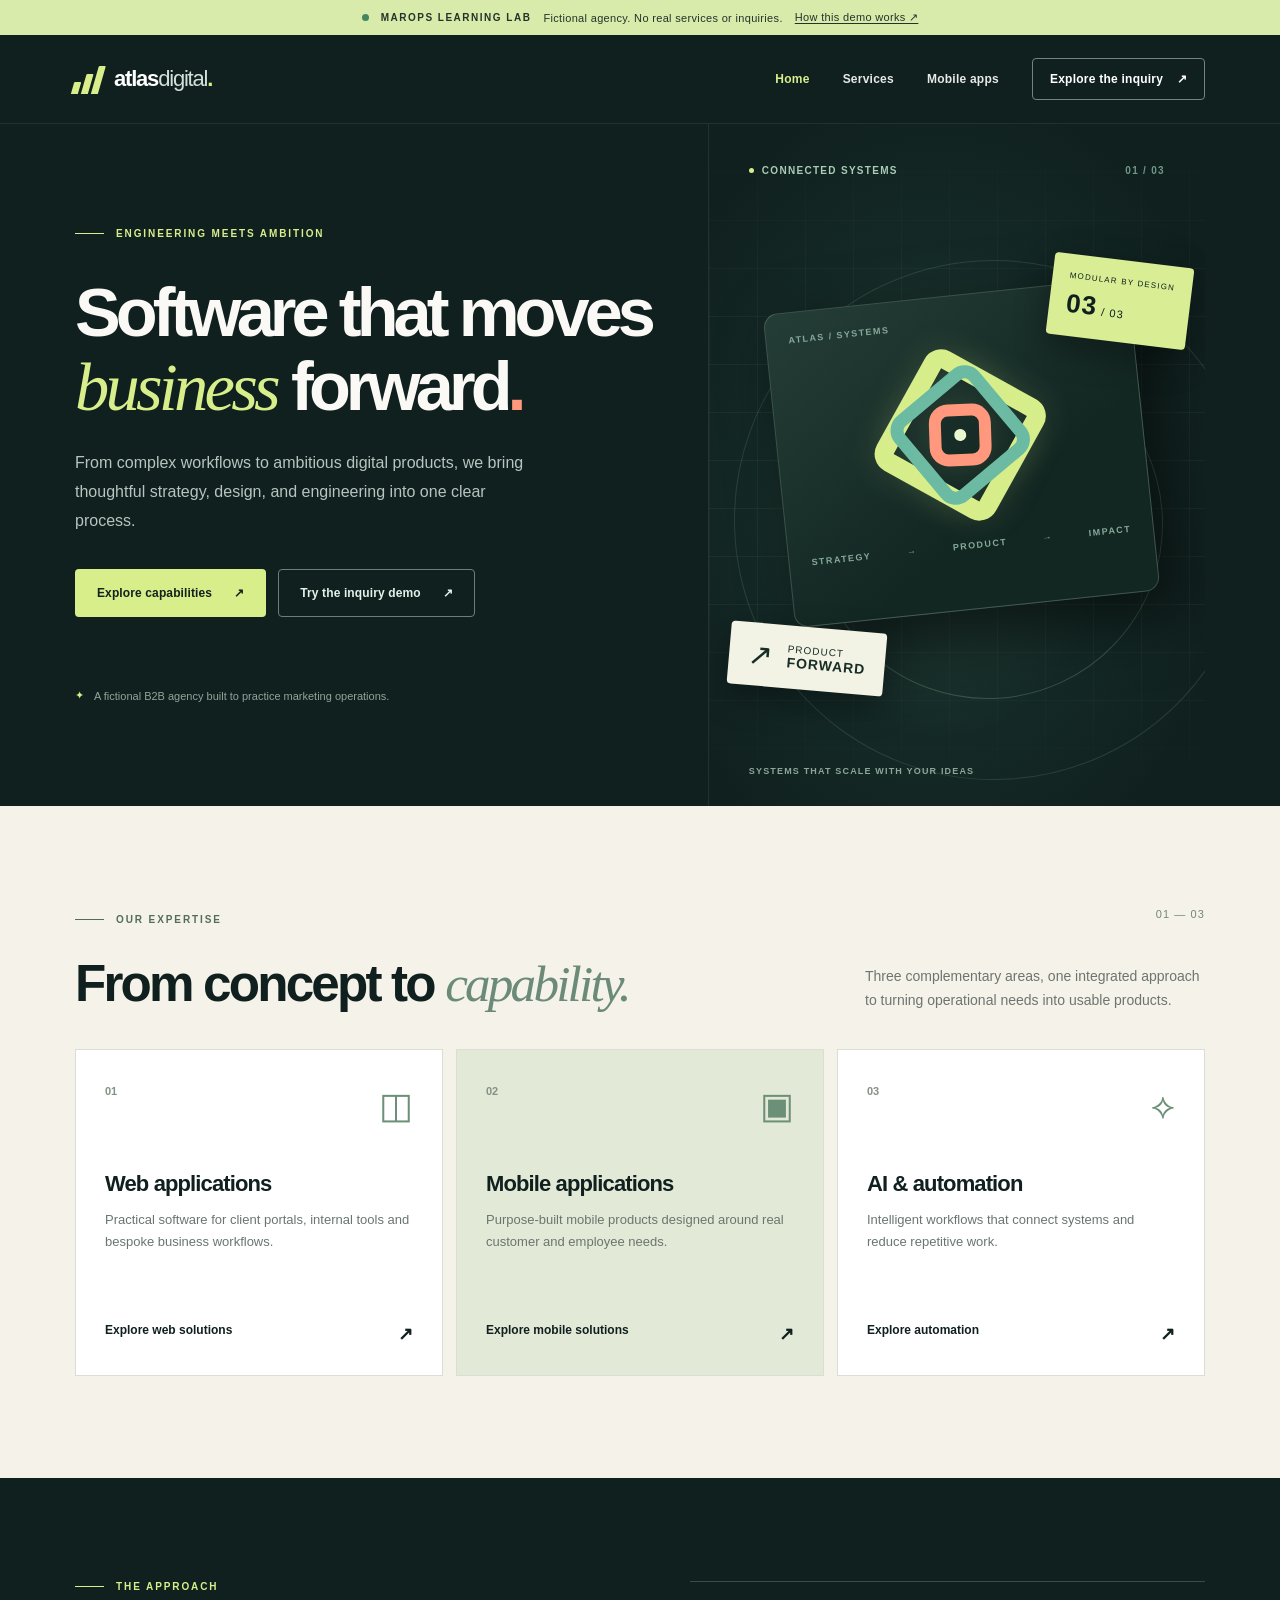
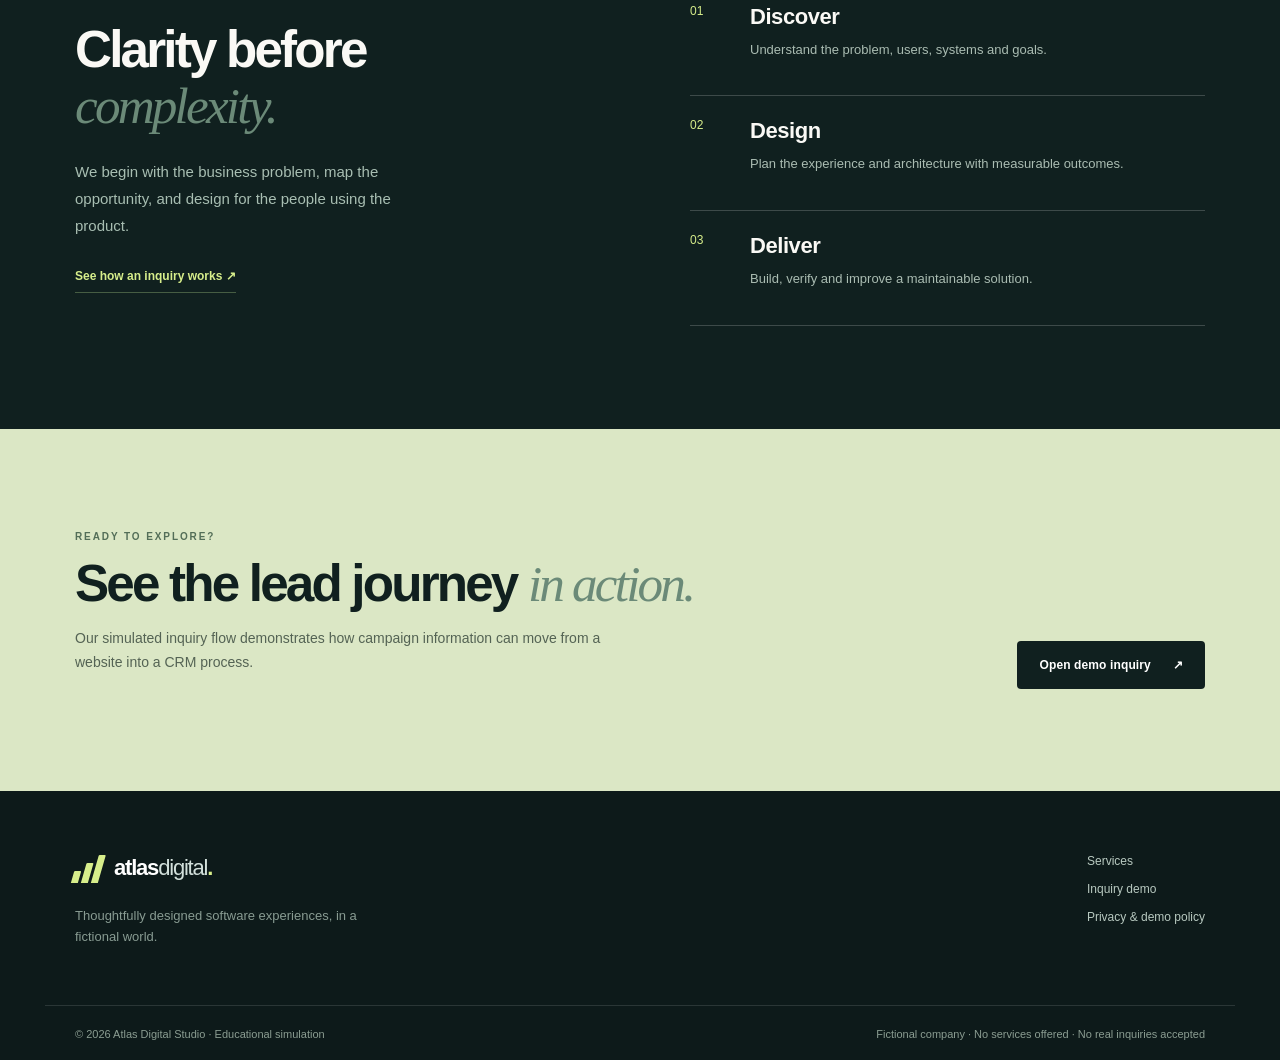
<file: public/index.html>
<!doctype html><html lang="en"><head><meta charset="utf-8"><meta name="viewport" content="width=device-width, initial-scale=1"><meta name="description" content="Atlas Digital Studio is a fictional B2B agency in a marketing operations learning project."><meta name="theme-color" content="#101c1c"><title>Software for businesses ready to build | Atlas Digital Studio — Demo</title><link rel="icon" type="image/svg+xml" href="assets/favicon.svg"><link rel="stylesheet" href="assets/styles.css"><script defer src="assets/site.js"></script></head><body><div class="demo-banner"><span class="demo-dot"></span><strong>MAROPS LEARNING LAB</strong><span>Fictional agency. No real services or inquiries.</span><a href="privacy.html">How this demo works <span aria-hidden="true">↗</span></a></div><header class="site-header"><div class="wrap nav-shell"><a class="brand" href="index.html" aria-label="Atlas Digital Studio home"><span class="brand-mark" aria-hidden="true"><span></span><span></span><span></span></span><span>atlas<span class="brand-light">digital</span><span class="brand-dot">.</span></span></a><button class="menu-toggle" aria-expanded="false" aria-label="Toggle navigation" aria-controls="site-nav"><span></span><span></span><span></span></button><nav class="site-nav" id="site-nav" aria-label="Main navigation"><a href="index.html" data-nav="home" aria-current="page">Home</a><a href="services.html" data-nav="services">Services</a><a href="mobile-app-development.html" data-nav="mobile">Mobile apps</a><a class="nav-cta" href="contact.html" data-nav="contact">Explore the inquiry <span aria-hidden="true">↗</span></a></nav></div></header><main><section class="hero"><div class="wrap hero-grid"><div class="hero-copy"><span class="eyebrow"><span class="line"></span> ENGINEERING MEETS AMBITION</span><h1>Software that moves <em>business</em> forward<span class="title-stop">.</span></h1><p class="hero-lede">From complex workflows to ambitious digital products, we bring thoughtful strategy, design, and engineering into one clear process.</p><div class="button-row"><a class="btn btn-primary" href="services.html">Explore capabilities <span aria-hidden="true">↗</span></a><a class="btn btn-outline" href="contact.html">Try the inquiry demo <span aria-hidden="true">↗</span></a></div><div class="hero-footnote"><span class="small-icon" aria-hidden="true">✦</span> A fictional B2B agency built to practice marketing operations.</div></div><div class="hero-visual" aria-label="Abstract illustration of interconnected workflow modules"><div class="orb orb-one"></div><div class="orb orb-two"></div><div class="visual-grid"></div><div class="system-label top-label"><span class="status-light"></span> CONNECTED SYSTEMS <span class="label-index">01 / 03</span></div><div class="visual-core"><div class="core-topline"><span>ATLAS / SYSTEMS</span><span>● ACTIVE</span></div><div class="core-shape"><i></i><i></i><i></i><i></i></div><div class="core-bottomline"><span>STRATEGY</span><span>→</span><span>PRODUCT</span><span>→</span><span>IMPACT</span></div></div><div class="mini-card mini-card-left"><span class="mini-card-icon">↗</span><span>PRODUCT<br><b>FORWARD</b></span></div><div class="mini-card mini-card-right"><span>MODULAR BY DESIGN</span><strong>03<span> / 03</span></strong></div><div class="visual-bottom">SYSTEMS THAT SCALE WITH YOUR IDEAS</div></div></div></section>
<section class="section section-light"><div class="wrap"><div class="section-top"><span class="eyebrow dark"><span class="line"></span> OUR EXPERTISE</span><p>01 — 03</p></div><div class="section-heading"><h2>From concept to <em>capability.</em></h2><p>Three complementary areas, one integrated approach to turning operational needs into usable products.</p></div><div class="service-grid"><article class="service-card"><div class="service-card-head"><span>01</span><span class="service-icon">◫</span></div><h3>Web applications</h3><p>Practical software for client portals, internal tools and bespoke business workflows.</p><a href="services.html#web">Explore web solutions <span>↗</span></a></article><article class="service-card featured"><div class="service-card-head"><span>02</span><span class="service-icon">▣</span></div><h3>Mobile applications</h3><p>Purpose-built mobile products designed around real customer and employee needs.</p><a href="mobile-app-development.html">Explore mobile solutions <span>↗</span></a></article><article class="service-card"><div class="service-card-head"><span>03</span><span class="service-icon">⟡</span></div><h3>AI & automation</h3><p>Intelligent workflows that connect systems and reduce repetitive work.</p><a href="services.html#ai">Explore automation <span>↗</span></a></article></div></div></section>
<section class="section approach-section"><div class="wrap approach-grid"><div><span class="eyebrow"><span class="line"></span> THE APPROACH</span><h2>Clarity before<br><em>complexity.</em></h2><p>We begin with the business problem, map the opportunity, and design for the people using the product.</p><a class="inline-link" href="contact.html">See how an inquiry works <span>↗</span></a></div><div class="steps"><div><span>01</span><div><h3>Discover</h3><p>Understand the problem, users, systems and goals.</p></div></div><div><span>02</span><div><h3>Design</h3><p>Plan the experience and architecture with measurable outcomes.</p></div></div><div><span>03</span><div><h3>Deliver</h3><p>Build, verify and improve a maintainable solution.</p></div></div></div></div></section>
<section class="section cta-strip"><div class="wrap cta-grid"><div><span class="eyebrow dark">READY TO EXPLORE?</span><h2>See the lead journey <em>in action.</em></h2><p>Our simulated inquiry flow demonstrates how campaign information can move from a website into a CRM process.</p></div><a class="btn btn-dark" href="contact.html">Open demo inquiry <span>↗</span></a></div></section></main><footer class="site-footer"><div class="wrap footer-top"><div><a class="brand footer-brand" href="index.html"><span class="brand-mark" aria-hidden="true"><span></span><span></span><span></span></span><span>atlas<span class="brand-light">digital</span><span class="brand-dot">.</span></span></a><p>Thoughtfully designed software experiences, in a fictional world.</p></div><div class="footer-links"><a href="services.html">Services</a><a href="contact.html">Inquiry demo</a><a href="privacy.html">Privacy & demo policy</a></div></div><div class="wrap footer-bottom"><span>© 2026 Atlas Digital Studio · Educational simulation</span><span>Fictional company · No services offered · No real inquiries accepted</span></div></footer></body></html>
</file>
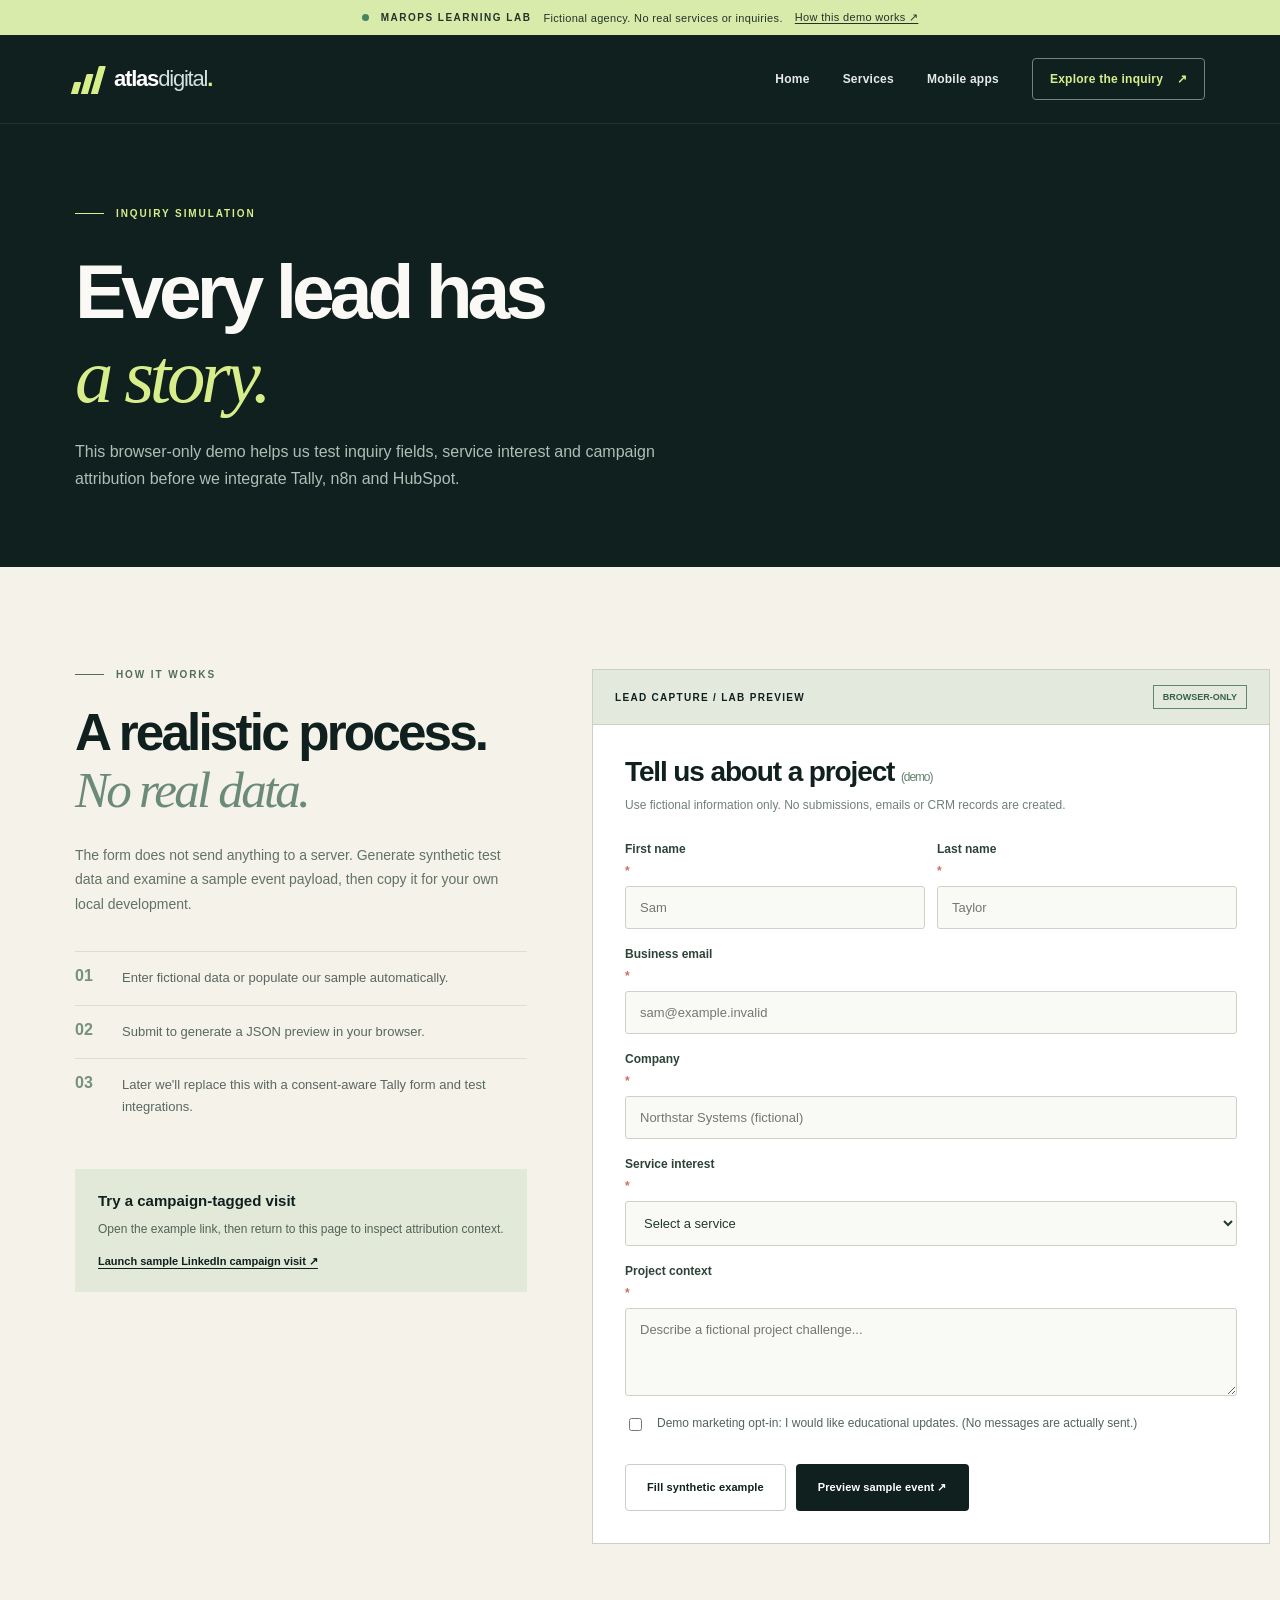
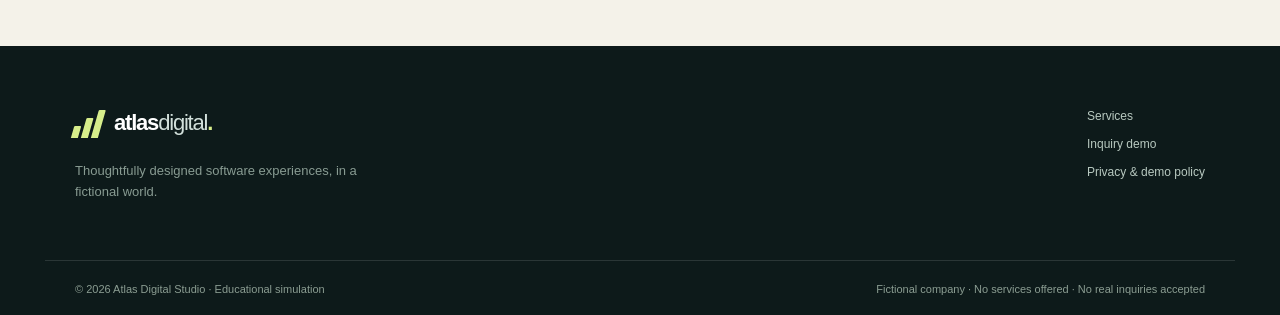
<file: public/contact.html>
<!doctype html><html lang="en"><head><meta charset="utf-8"><meta name="viewport" content="width=device-width, initial-scale=1"><meta name="description" content="A browser-only fictional lead capture simulation for the Atlas Digital Studio MarOps Lab."><meta name="theme-color" content="#101c1c"><title>Inquiry demo | Atlas Digital Studio — Demo</title><link rel="icon" type="image/svg+xml" href="assets/favicon.svg"><link rel="stylesheet" href="assets/styles.css"><script defer src="assets/site.js"></script></head><body><div class="demo-banner"><span class="demo-dot"></span><strong>MAROPS LEARNING LAB</strong><span>Fictional agency. No real services or inquiries.</span><a href="privacy.html">How this demo works <span aria-hidden="true">↗</span></a></div><header class="site-header"><div class="wrap nav-shell"><a class="brand" href="index.html" aria-label="Atlas Digital Studio home"><span class="brand-mark" aria-hidden="true"><span></span><span></span><span></span></span><span>atlas<span class="brand-light">digital</span><span class="brand-dot">.</span></span></a><button class="menu-toggle" aria-expanded="false" aria-label="Toggle navigation" aria-controls="site-nav"><span></span><span></span><span></span></button><nav class="site-nav" id="site-nav" aria-label="Main navigation"><a href="index.html" data-nav="home">Home</a><a href="services.html" data-nav="services">Services</a><a href="mobile-app-development.html" data-nav="mobile">Mobile apps</a><a class="nav-cta" href="contact.html" data-nav="contact" aria-current="page">Explore the inquiry <span aria-hidden="true">↗</span></a></nav></div></header><main><section class="page-hero contact-hero"><div class="wrap"><span class="eyebrow"><span class="line"></span> INQUIRY SIMULATION</span><h1>Every lead has<br><em>a story.</em></h1><p>This browser-only demo helps us test inquiry fields, service interest and campaign attribution before we integrate Tally, n8n and HubSpot.</p></div></section><section class="section section-light contact-section"><div class="wrap contact-grid"><div class="contact-aside"><span class="eyebrow dark"><span class="line"></span> HOW IT WORKS</span><h2>A realistic process.<br><em>No real data.</em></h2><p>The form does not send anything to a server. Generate synthetic test data and examine a sample event payload, then copy it for your own local development.</p><div class="info-stack"><div><span>01</span><p>Enter fictional data or populate our sample automatically.</p></div><div><span>02</span><p>Submit to generate a JSON preview in your browser.</p></div><div><span>03</span><p>Later we'll replace this with a consent-aware Tally form and test integrations.</p></div></div><div class="test-link"><h3>Try a campaign-tagged visit</h3><p>Open the example link, then return to this page to inspect attribution context.</p><a href="mobile-app-development.html?utm_source=linkedin&utm_medium=social&utm_campaign=mobile_apps_demo">Launch sample LinkedIn campaign visit ↗</a></div></div><div class="form-shell"><div class="form-header"><span class="form-header-kicker">LEAD CAPTURE / LAB PREVIEW</span><span class="badge-live">BROWSER-ONLY</span></div><div class="form-panel"><h2>Tell us about a project <span>(demo)</span></h2><p class="form-explain">Use fictional information only. No submissions, emails or CRM records are created.</p><form id="demo-form"><div class="form-row"><label>First name <span>*</span><input required autocomplete="off" name="first_name" maxlength="80" placeholder="Sam"></label><label>Last name <span>*</span><input required autocomplete="off" name="last_name" maxlength="80" placeholder="Taylor"></label></div><label>Business email <span>*</span><input type="email" required autocomplete="off" name="email" placeholder="sam@example.invalid"></label><label>Company <span>*</span><input required autocomplete="off" name="company" maxlength="120" placeholder="Northstar Systems (fictional)"></label><label>Service interest <span>*</span><select required name="service_interest"><option value="">Select a service</option><option value="web">Custom web applications</option><option value="mobile">Mobile applications</option><option value="ai">AI & business automation</option></select></label><label>Project context <span>*</span><textarea required name="inquiry_message" rows="4" maxlength="1500" placeholder="Describe a fictional project challenge..."></textarea></label><label class="consent-label"><input type="checkbox" name="marketing_opt_in"><span>Demo marketing opt-in: I would like educational updates. (No messages are actually sent.)</span></label><div class="form-actions"><button type="button" class="btn btn-outline-light" id="fill-sample">Fill synthetic example</button><button class="btn btn-dark" type="submit">Preview sample event ↗</button></div></form><div class="event-preview" id="event-preview" hidden aria-live="polite"><div class="preview-head"><h3>Sample payload</h3><span>Not transmitted</span></div><pre id="payload-output" tabindex="0"></pre><button class="btn btn-small btn-outline-light" type="button" id="copy-payload">Copy JSON</button><span class="copy-status" id="copy-status" role="status"></span></div></div></div></div></section></main><footer class="site-footer"><div class="wrap footer-top"><div><a class="brand footer-brand" href="index.html"><span class="brand-mark" aria-hidden="true"><span></span><span></span><span></span></span><span>atlas<span class="brand-light">digital</span><span class="brand-dot">.</span></span></a><p>Thoughtfully designed software experiences, in a fictional world.</p></div><div class="footer-links"><a href="services.html">Services</a><a href="contact.html">Inquiry demo</a><a href="privacy.html">Privacy & demo policy</a></div></div><div class="wrap footer-bottom"><span>© 2026 Atlas Digital Studio · Educational simulation</span><span>Fictional company · No services offered · No real inquiries accepted</span></div></footer></body></html>
</file>
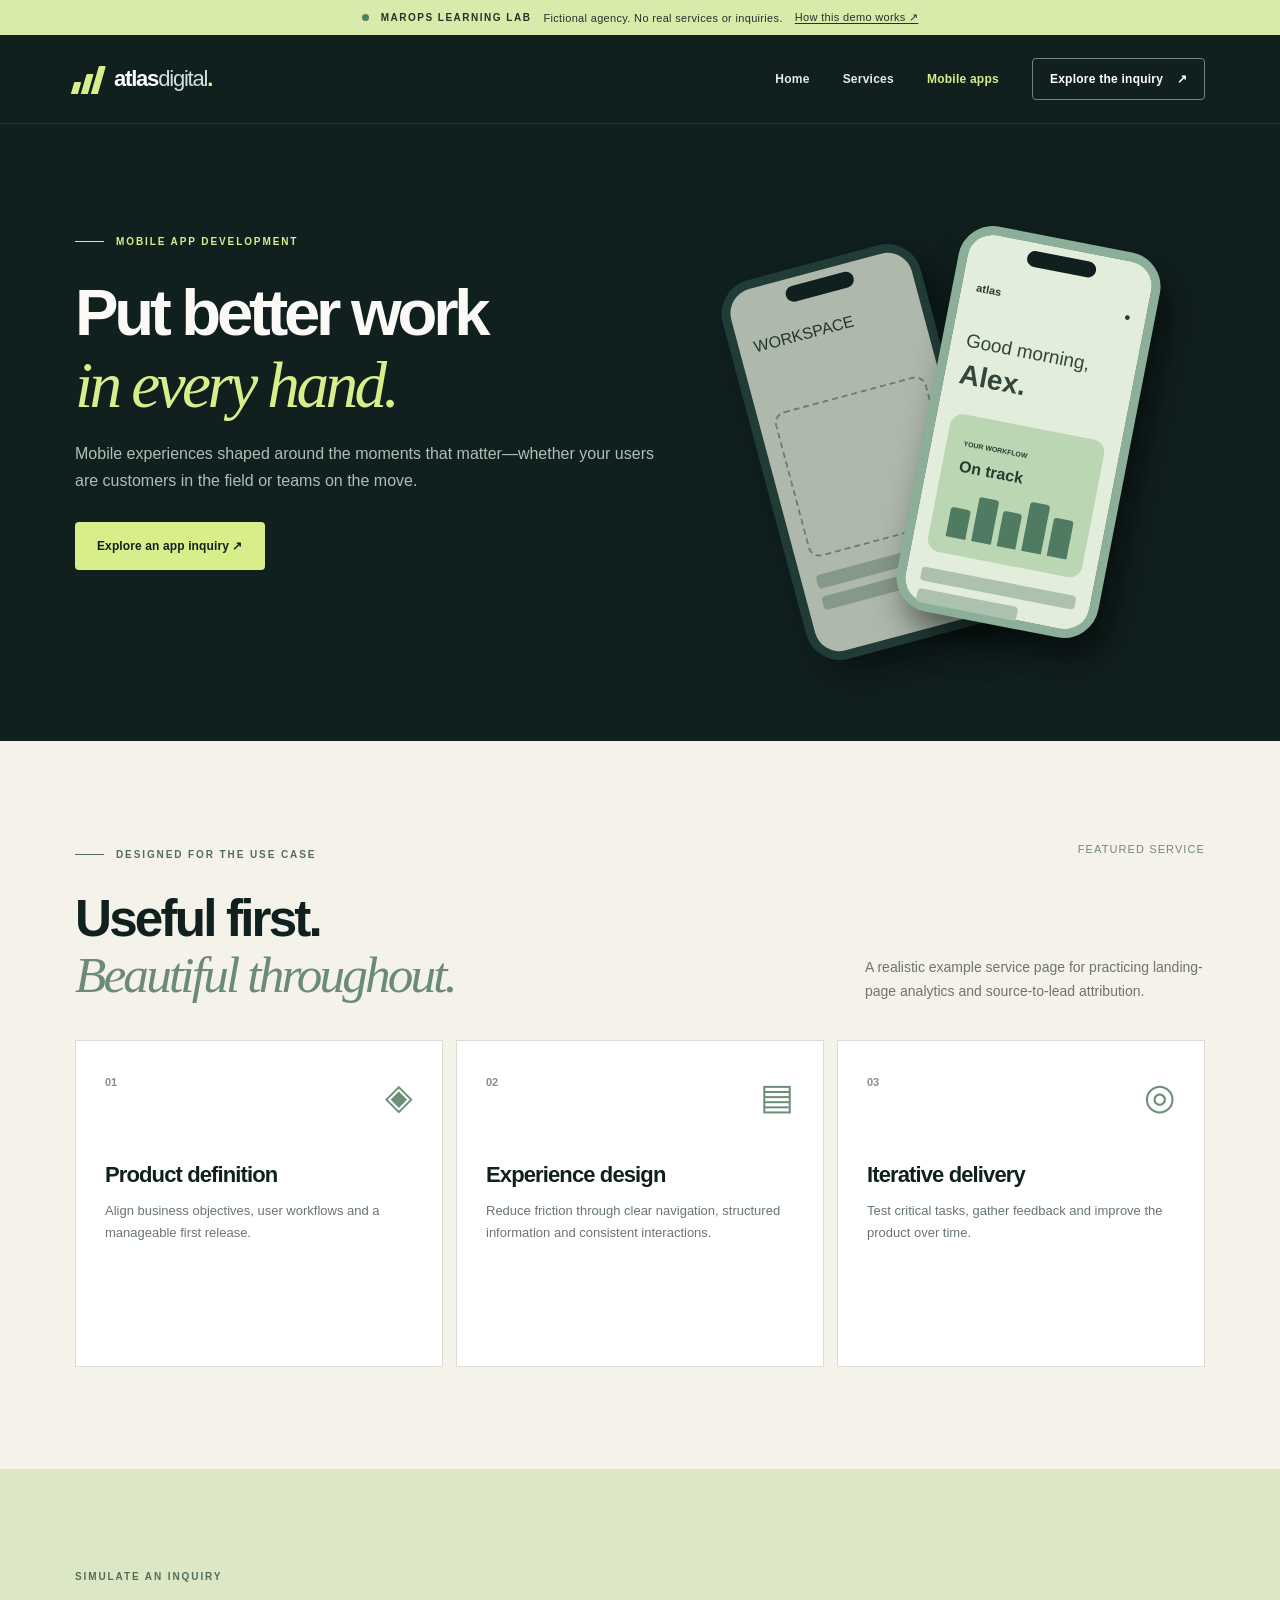
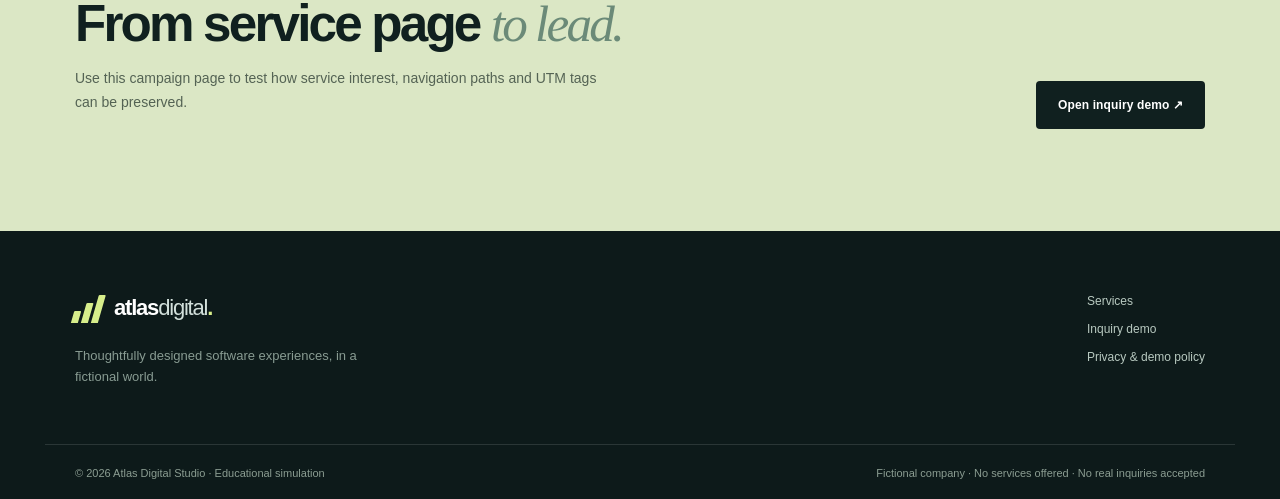
<file: public/mobile-app-development.html>
<!doctype html><html lang="en"><head><meta charset="utf-8"><meta name="viewport" content="width=device-width, initial-scale=1"><meta name="description" content="Explore a mobile app service landing page for learning lead attribution in the Atlas Digital Studio demo."><meta name="theme-color" content="#101c1c"><title>Mobile app development | Atlas Digital Studio — Demo</title><link rel="icon" type="image/svg+xml" href="assets/favicon.svg"><link rel="stylesheet" href="assets/styles.css"><script defer src="assets/site.js"></script></head><body><div class="demo-banner"><span class="demo-dot"></span><strong>MAROPS LEARNING LAB</strong><span>Fictional agency. No real services or inquiries.</span><a href="privacy.html">How this demo works <span aria-hidden="true">↗</span></a></div><header class="site-header"><div class="wrap nav-shell"><a class="brand" href="index.html" aria-label="Atlas Digital Studio home"><span class="brand-mark" aria-hidden="true"><span></span><span></span><span></span></span><span>atlas<span class="brand-light">digital</span><span class="brand-dot">.</span></span></a><button class="menu-toggle" aria-expanded="false" aria-label="Toggle navigation" aria-controls="site-nav"><span></span><span></span><span></span></button><nav class="site-nav" id="site-nav" aria-label="Main navigation"><a href="index.html" data-nav="home">Home</a><a href="services.html" data-nav="services">Services</a><a href="mobile-app-development.html" data-nav="mobile" aria-current="page">Mobile apps</a><a class="nav-cta" href="contact.html" data-nav="contact">Explore the inquiry <span aria-hidden="true">↗</span></a></nav></div></header><main><section class="page-hero mobile-hero"><div class="wrap mobile-grid"><div><span class="eyebrow"><span class="line"></span> MOBILE APP DEVELOPMENT</span><h1>Put better work<br><em>in every hand.</em></h1><p>Mobile experiences shaped around the moments that matter—whether your users are customers in the field or teams on the move.</p><a class="btn btn-primary" href="contact.html?service=mobile">Explore an app inquiry ↗</a></div><div class="phone-scene" aria-label="Abstract mobile product preview"><div class="phone phone-back"><div class="phone-notch"></div><div class="phone-screen"><span>WORKSPACE</span><div class="screen-chart"></div><div class="screen-row"></div><div class="screen-row short"></div></div></div><div class="phone phone-front"><div class="phone-notch"></div><div class="phone-screen"><div class="screen-top"><span>atlas</span><span>●</span></div><p>Good morning,<br><strong>Alex.</strong></p><div class="screen-panel"><span>YOUR WORKFLOW</span><strong>On track</strong><div class="panel-bars"><i></i><i></i><i></i><i></i><i></i></div></div><div class="screen-row"></div><div class="screen-row short"></div></div></div></div></div></section><section class="section section-light"><div class="wrap"><div class="section-top"><span class="eyebrow dark"><span class="line"></span> DESIGNED FOR THE USE CASE</span><p>FEATURED SERVICE</p></div><div class="section-heading"><h2>Useful first.<br><em>Beautiful throughout.</em></h2><p>A realistic example service page for practicing landing-page analytics and source-to-lead attribution.</p></div><div class="service-grid"><article class="service-card"><div class="service-card-head"><span>01</span><span class="service-icon">◈</span></div><h3>Product definition</h3><p>Align business objectives, user workflows and a manageable first release.</p></article><article class="service-card"><div class="service-card-head"><span>02</span><span class="service-icon">▤</span></div><h3>Experience design</h3><p>Reduce friction through clear navigation, structured information and consistent interactions.</p></article><article class="service-card"><div class="service-card-head"><span>03</span><span class="service-icon">◎</span></div><h3>Iterative delivery</h3><p>Test critical tasks, gather feedback and improve the product over time.</p></article></div></div></section><section class="section cta-strip"><div class="wrap cta-grid"><div><span class="eyebrow dark">SIMULATE AN INQUIRY</span><h2>From service page <em>to lead.</em></h2><p>Use this campaign page to test how service interest, navigation paths and UTM tags can be preserved.</p></div><a class="btn btn-dark" href="contact.html?service=mobile">Open inquiry demo ↗</a></div></section></main><footer class="site-footer"><div class="wrap footer-top"><div><a class="brand footer-brand" href="index.html"><span class="brand-mark" aria-hidden="true"><span></span><span></span><span></span></span><span>atlas<span class="brand-light">digital</span><span class="brand-dot">.</span></span></a><p>Thoughtfully designed software experiences, in a fictional world.</p></div><div class="footer-links"><a href="services.html">Services</a><a href="contact.html">Inquiry demo</a><a href="privacy.html">Privacy & demo policy</a></div></div><div class="wrap footer-bottom"><span>© 2026 Atlas Digital Studio · Educational simulation</span><span>Fictional company · No services offered · No real inquiries accepted</span></div></footer></body></html>
</file>
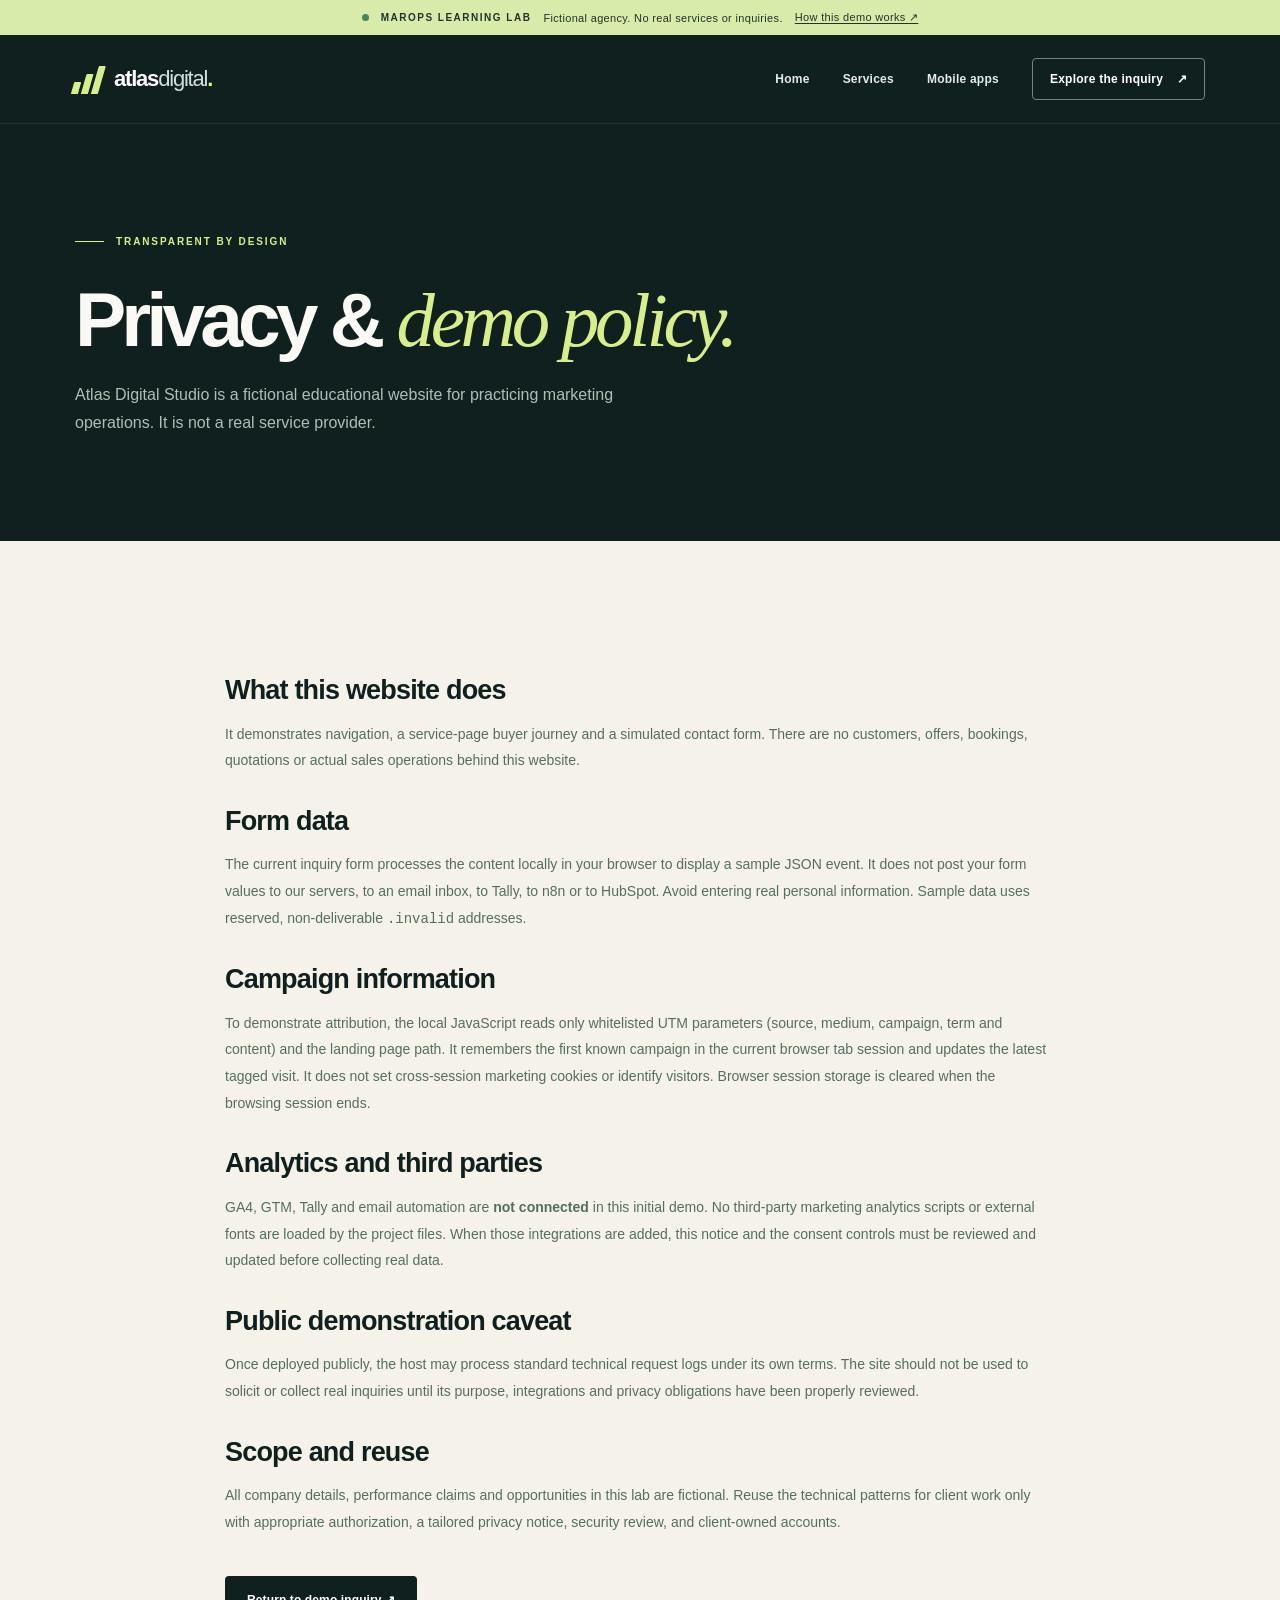
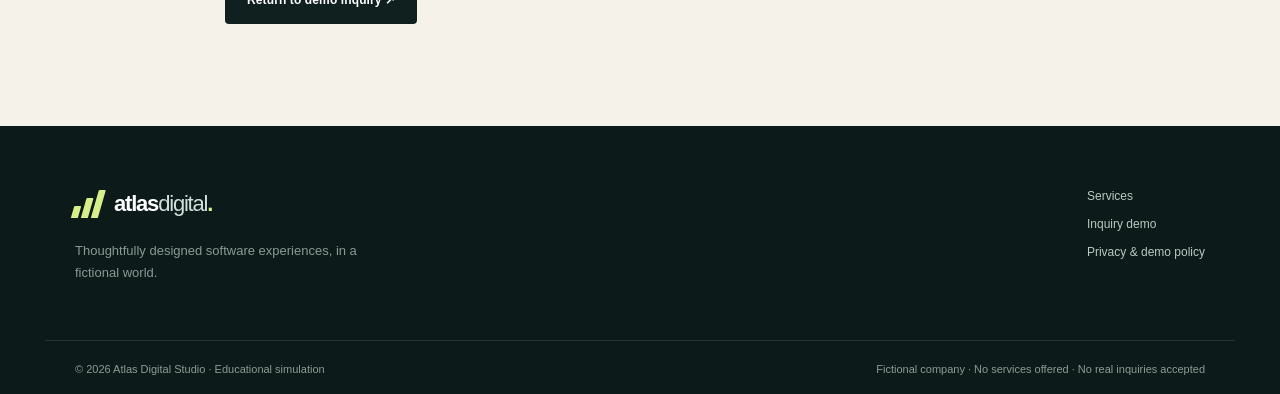
<file: public/privacy.html>
<!doctype html><html lang="en"><head><meta charset="utf-8"><meta name="viewport" content="width=device-width, initial-scale=1"><meta name="description" content="Atlas Digital Studio is a fictional marketing operations learning lab. Learn what this browser-only demo does with data."><meta name="theme-color" content="#101c1c"><title>Privacy and demo policy | Atlas Digital Studio — Demo</title><link rel="icon" type="image/svg+xml" href="assets/favicon.svg"><link rel="stylesheet" href="assets/styles.css"><script defer src="assets/site.js"></script></head><body><div class="demo-banner"><span class="demo-dot"></span><strong>MAROPS LEARNING LAB</strong><span>Fictional agency. No real services or inquiries.</span><a href="privacy.html">How this demo works <span aria-hidden="true">↗</span></a></div><header class="site-header"><div class="wrap nav-shell"><a class="brand" href="index.html" aria-label="Atlas Digital Studio home"><span class="brand-mark" aria-hidden="true"><span></span><span></span><span></span></span><span>atlas<span class="brand-light">digital</span><span class="brand-dot">.</span></span></a><button class="menu-toggle" aria-expanded="false" aria-label="Toggle navigation" aria-controls="site-nav"><span></span><span></span><span></span></button><nav class="site-nav" id="site-nav" aria-label="Main navigation"><a href="index.html" data-nav="home">Home</a><a href="services.html" data-nav="services">Services</a><a href="mobile-app-development.html" data-nav="mobile">Mobile apps</a><a class="nav-cta" href="contact.html" data-nav="contact">Explore the inquiry <span aria-hidden="true">↗</span></a></nav></div></header><main><section class="page-hero privacy-hero"><div class="wrap"><span class="eyebrow"><span class="line"></span> TRANSPARENT BY DESIGN</span><h1>Privacy & <em>demo policy.</em></h1><p>Atlas Digital Studio is a fictional educational website for practicing marketing operations. It is not a real service provider.</p></div></section><section class="section section-light"><div class="wrap legal-content"><h2>What this website does</h2><p>It demonstrates navigation, a service-page buyer journey and a simulated contact form. There are no customers, offers, bookings, quotations or actual sales operations behind this website.</p><h2>Form data</h2><p>The current inquiry form processes the content locally in your browser to display a sample JSON event. It does not post your form values to our servers, to an email inbox, to Tally, to n8n or to HubSpot. Avoid entering real personal information. Sample data uses reserved, non-deliverable <code>.invalid</code> addresses.</p><h2>Campaign information</h2><p>To demonstrate attribution, the local JavaScript reads only whitelisted UTM parameters (source, medium, campaign, term and content) and the landing page path. It remembers the first known campaign in the current browser tab session and updates the latest tagged visit. It does not set cross-session marketing cookies or identify visitors. Browser session storage is cleared when the browsing session ends.</p><h2>Analytics and third parties</h2><p>GA4, GTM, Tally and email automation are <strong>not connected</strong> in this initial demo. No third-party marketing analytics scripts or external fonts are loaded by the project files. When those integrations are added, this notice and the consent controls must be reviewed and updated before collecting real data.</p><h2>Public demonstration caveat</h2><p>Once deployed publicly, the host may process standard technical request logs under its own terms. The site should not be used to solicit or collect real inquiries until its purpose, integrations and privacy obligations have been properly reviewed.</p><h2>Scope and reuse</h2><p>All company details, performance claims and opportunities in this lab are fictional. Reuse the technical patterns for client work only with appropriate authorization, a tailored privacy notice, security review, and client-owned accounts.</p><a class="btn btn-dark" href="contact.html">Return to demo inquiry ↗</a></div></section></main><footer class="site-footer"><div class="wrap footer-top"><div><a class="brand footer-brand" href="index.html"><span class="brand-mark" aria-hidden="true"><span></span><span></span><span></span></span><span>atlas<span class="brand-light">digital</span><span class="brand-dot">.</span></span></a><p>Thoughtfully designed software experiences, in a fictional world.</p></div><div class="footer-links"><a href="services.html">Services</a><a href="contact.html">Inquiry demo</a><a href="privacy.html">Privacy & demo policy</a></div></div><div class="wrap footer-bottom"><span>© 2026 Atlas Digital Studio · Educational simulation</span><span>Fictional company · No services offered · No real inquiries accepted</span></div></footer></body></html>
</file>
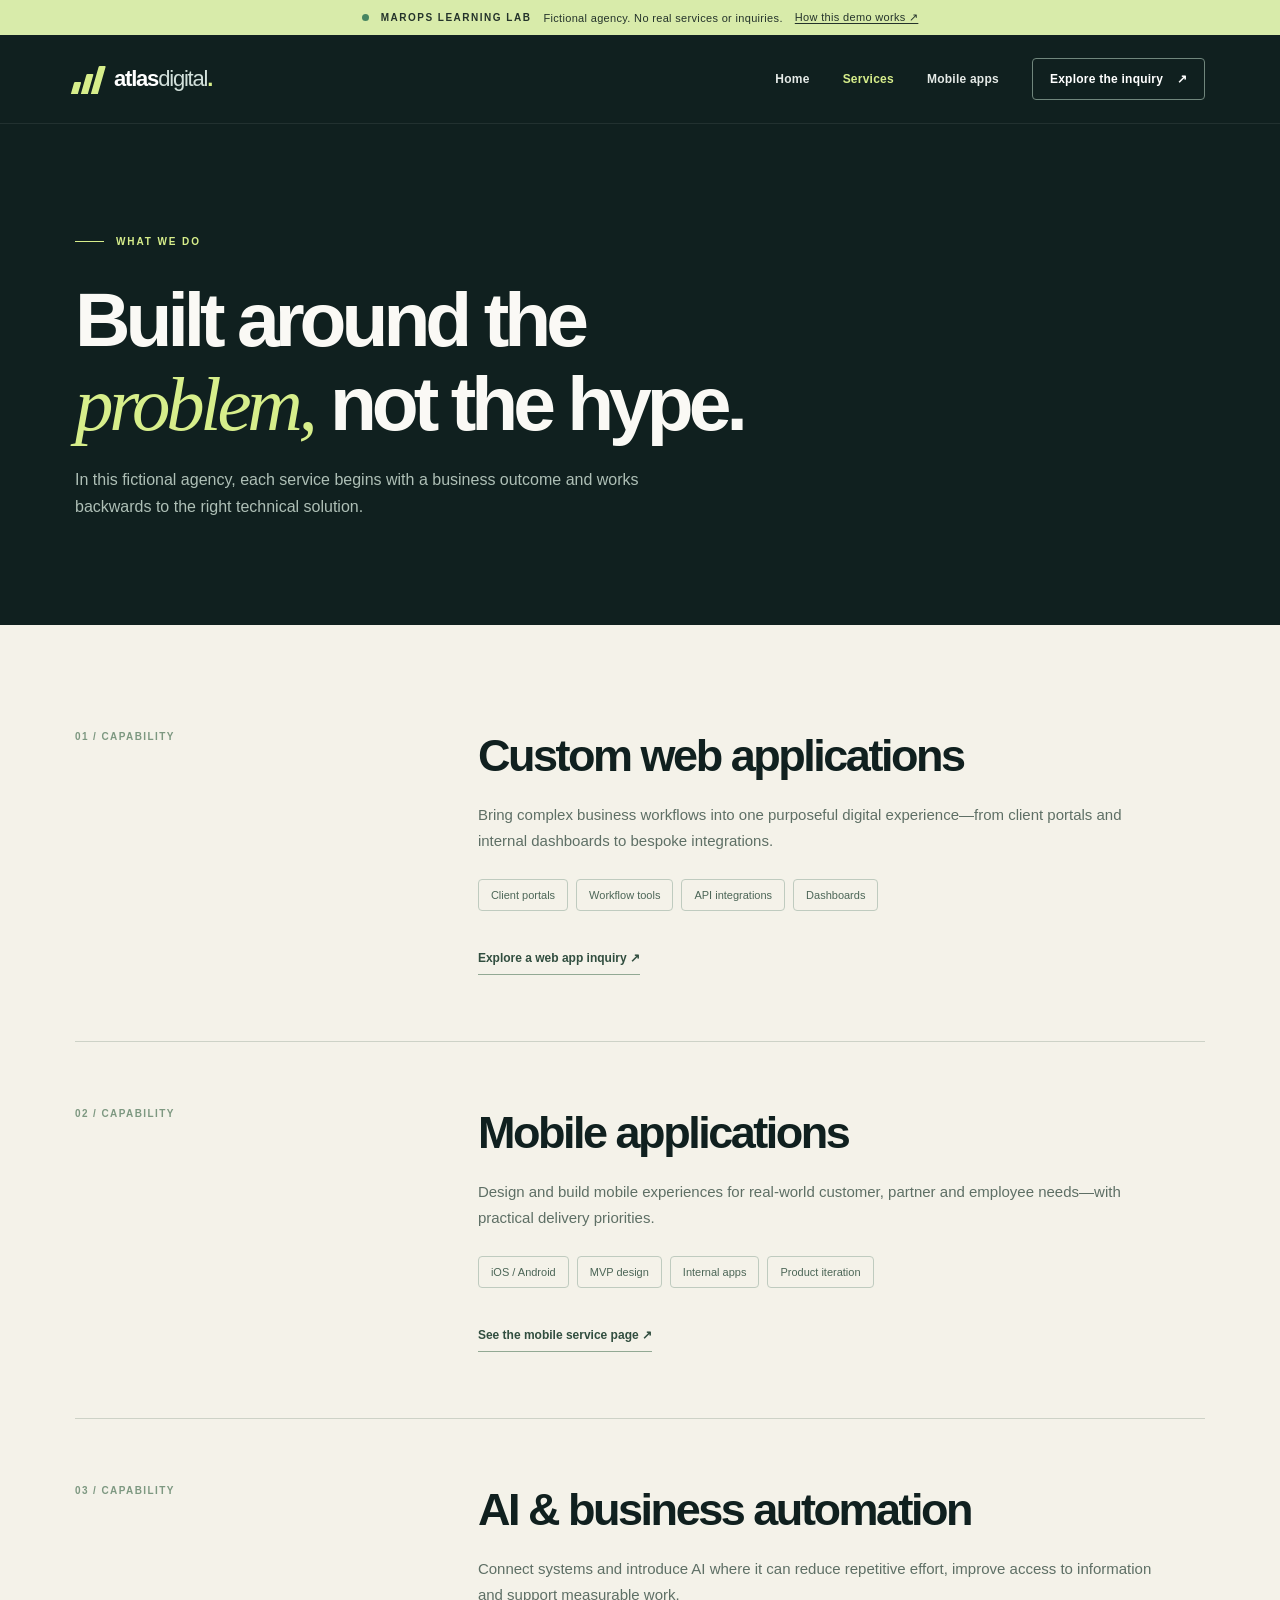
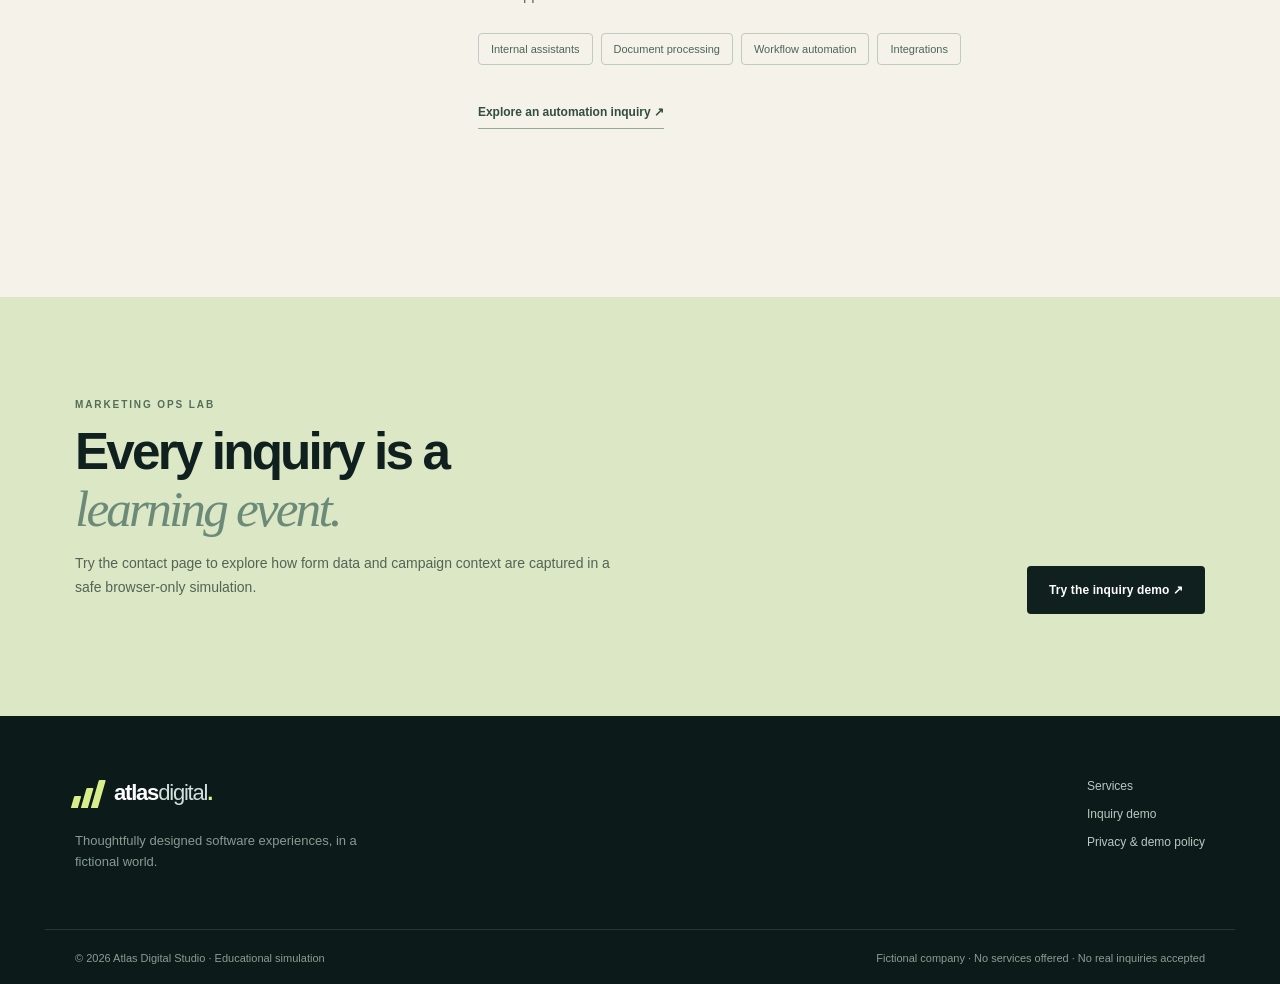
<file: public/services.html>
<!doctype html><html lang="en"><head><meta charset="utf-8"><meta name="viewport" content="width=device-width, initial-scale=1"><meta name="description" content="Explore the three fictional service lines in this marketing operations demonstration website."><meta name="theme-color" content="#101c1c"><title>Services | Atlas Digital Studio — Demo</title><link rel="icon" type="image/svg+xml" href="assets/favicon.svg"><link rel="stylesheet" href="assets/styles.css"><script defer src="assets/site.js"></script></head><body><div class="demo-banner"><span class="demo-dot"></span><strong>MAROPS LEARNING LAB</strong><span>Fictional agency. No real services or inquiries.</span><a href="privacy.html">How this demo works <span aria-hidden="true">↗</span></a></div><header class="site-header"><div class="wrap nav-shell"><a class="brand" href="index.html" aria-label="Atlas Digital Studio home"><span class="brand-mark" aria-hidden="true"><span></span><span></span><span></span></span><span>atlas<span class="brand-light">digital</span><span class="brand-dot">.</span></span></a><button class="menu-toggle" aria-expanded="false" aria-label="Toggle navigation" aria-controls="site-nav"><span></span><span></span><span></span></button><nav class="site-nav" id="site-nav" aria-label="Main navigation"><a href="index.html" data-nav="home">Home</a><a href="services.html" data-nav="services" aria-current="page">Services</a><a href="mobile-app-development.html" data-nav="mobile">Mobile apps</a><a class="nav-cta" href="contact.html" data-nav="contact">Explore the inquiry <span aria-hidden="true">↗</span></a></nav></div></header><main><section class="page-hero"><div class="wrap"><span class="eyebrow"><span class="line"></span> WHAT WE DO</span><h1>Built around the<br><em>problem,</em> not the hype.</h1><p>In this fictional agency, each service begins with a business outcome and works backwards to the right technical solution.</p></div></section><section class="section section-light service-detail"><div class="wrap"><div class="detail-row" id="web"><div class="detail-number">01 / CAPABILITY</div><div><h2>Custom web applications</h2><p>Bring complex business workflows into one purposeful digital experience—from client portals and internal dashboards to bespoke integrations.</p><div class="chip-row"><span>Client portals</span><span>Workflow tools</span><span>API integrations</span><span>Dashboards</span></div><a class="inline-link dark-link" href="contact.html?service=web">Explore a web app inquiry ↗</a></div></div><div class="detail-row"><div class="detail-number">02 / CAPABILITY</div><div><h2>Mobile applications</h2><p>Design and build mobile experiences for real-world customer, partner and employee needs—with practical delivery priorities.</p><div class="chip-row"><span>iOS / Android</span><span>MVP design</span><span>Internal apps</span><span>Product iteration</span></div><a class="inline-link dark-link" href="mobile-app-development.html">See the mobile service page ↗</a></div></div><div class="detail-row" id="ai"><div class="detail-number">03 / CAPABILITY</div><div><h2>AI & business automation</h2><p>Connect systems and introduce AI where it can reduce repetitive effort, improve access to information and support measurable work.</p><div class="chip-row"><span>Internal assistants</span><span>Document processing</span><span>Workflow automation</span><span>Integrations</span></div><a class="inline-link dark-link" href="contact.html?service=ai">Explore an automation inquiry ↗</a></div></div></section><section class="section cta-strip"><div class="wrap cta-grid"><div><span class="eyebrow dark">MARKETING OPS LAB</span><h2>Every inquiry is a<br><em>learning event.</em></h2><p>Try the contact page to explore how form data and campaign context are captured in a safe browser-only simulation.</p></div><a class="btn btn-dark" href="contact.html">Try the inquiry demo ↗</a></div></section></main><footer class="site-footer"><div class="wrap footer-top"><div><a class="brand footer-brand" href="index.html"><span class="brand-mark" aria-hidden="true"><span></span><span></span><span></span></span><span>atlas<span class="brand-light">digital</span><span class="brand-dot">.</span></span></a><p>Thoughtfully designed software experiences, in a fictional world.</p></div><div class="footer-links"><a href="services.html">Services</a><a href="contact.html">Inquiry demo</a><a href="privacy.html">Privacy & demo policy</a></div></div><div class="wrap footer-bottom"><span>© 2026 Atlas Digital Studio · Educational simulation</span><span>Fictional company · No services offered · No real inquiries accepted</span></div></footer></body></html>
</file>
<file: public/assets/styles.css>
:root{--ink:#10201f;--forest:#162828;--green:#d7ee8b;--mint:#9ac9b3;--muted:#a6b4b0;--cream:#f4f2e9;--paper:#faf9f5;--line:#dcded5;--orange:#ff987c;--font:Inter,"Segoe UI",Arial,sans-serif}
*{box-sizing:border-box}html{scroll-behavior:smooth}body{margin:0;font-family:var(--font);color:var(--ink);background:var(--cream);-webkit-font-smoothing:antialiased}a{color:inherit;text-decoration:none}button,input,select,textarea{font:inherit}button{cursor:pointer}button:disabled{cursor:not-allowed}img{max-width:100%}.wrap{max-width:1190px;margin:0 auto;padding:0 30px}.demo-banner{min-height:35px;padding:8px 25px;display:flex;justify-content:center;align-items:center;gap:12px;background:#d8ebaa;color:#24332b;font-size:11px;letter-spacing:.03em}.demo-banner strong{font-size:10px;letter-spacing:.15em}.demo-banner a{text-decoration:underline;text-underline-offset:2px}.demo-dot{width:7px;height:7px;background:#468561;border-radius:100%}.site-header{background:var(--ink);border-bottom:1px solid #ffffff13;position:relative;z-index:10}.nav-shell{display:flex;align-items:center;justify-content:space-between;height:88px}.brand{display:inline-flex;gap:10px;align-items:center;font-size:22px;font-weight:750;letter-spacing:-1.2px;color:#fff;white-space:nowrap}.brand-light{font-weight:400;color:#d2e0db}.brand-dot{color:var(--green)}.brand-mark{position:relative;width:29px;height:29px;display:inline-flex;align-items:end;gap:3px;transform:skew(-16deg)}.brand-mark span{background:var(--green);width:7px;border-radius:1px 1px 0 0}.brand-mark span:nth-child(1){height:12px}.brand-mark span:nth-child(2){height:20px}.brand-mark span:nth-child(3){height:28px}.site-nav{display:flex;align-items:center;gap:33px;color:#e5eae7}.site-nav a{font-size:12px;font-weight:650;letter-spacing:.02em;transition:color .2s}.site-nav a:hover,.site-nav a[aria-current="page"]{color:var(--green)}.site-nav .nav-cta{border:1px solid #70867c;border-radius:4px;padding:13px 17px;color:#fff}.site-nav .nav-cta:hover{background:var(--green);color:var(--ink)}.site-nav .nav-cta span{margin-left:10px}.menu-toggle{display:none;background:none;border:0;width:38px;height:35px;flex-direction:column;justify-content:space-around;padding:8px}.menu-toggle span{height:2px;width:100%;background:#fff}.hero,.page-hero,.approach-section{background:var(--ink);color:var(--paper)}.hero{overflow:hidden}.hero-grid{display:grid;grid-template-columns:56% 44%;min-height:600px}.hero-copy{padding:104px 24px 104px 0;position:relative;z-index:1}.eyebrow{font-weight:740;letter-spacing:.19em;font-size:10px;display:flex;gap:12px;align-items:center;color:var(--green)}.eyebrow.dark{color:#536e58}.eyebrow .line{display:inline-block;width:29px;height:1px;background:currentColor}h1,h2,h3,p{margin-top:0}.hero h1{font-size:clamp(50px,5.35vw,78px);max-width:680px;margin:37px 0 24px;letter-spacing:-.072em;line-height:1.08;font-weight:650}.hero h1 em,.page-hero h1 em,.section h2 em{font-family:Georgia,Times,serif;font-weight:400;letter-spacing:-.055em}.hero h1 em{color:var(--green)}.title-stop{color:var(--orange)}.hero-lede{font-size:16px;line-height:1.8;color:#b7c4bf;max-width:465px}.button-row{display:flex;gap:12px;flex-wrap:wrap;margin-top:34px}.btn{display:inline-flex;justify-content:center;align-items:center;gap:22px;padding:16px 21px;border-radius:4px;font-size:12px;letter-spacing:.01em;font-weight:750;border:1px solid transparent;transition:transform .2s,background .2s,border-color .2s}.btn:hover{transform:translateY(-2px)}.btn-primary{background:var(--green);color:#13221c}.btn-outline{color:#e4f0e9;background:transparent;border-color:#6a7f76}.btn-outline:hover{border-color:var(--green)}.btn-dark{background:var(--ink);color:#fff}.btn-outline-light{background:#fff;border:1px solid #c6cec9;color:var(--ink)}.btn-small{padding:10px 14px}.hero-footnote{margin-top:72px;color:#8fa59a;font-size:11px;display:flex;align-items:center;gap:10px}.small-icon{color:var(--green)}.hero-visual{position:relative;min-height:600px;border-left:1px solid #ffffff13;background:radial-gradient(ellipse at 46% 54%,#28443b 0,#142926 48%,#10201f 80%);overflow:hidden}.visual-grid{position:absolute;inset:0;background-image:linear-gradient(#ffffff0b 1px,transparent 1px),linear-gradient(90deg,#ffffff0b 1px,transparent 1px);background-size:48px 48px;mask-image:linear-gradient(to bottom,transparent,#000 30%,#000 70%,transparent)}.orb{position:absolute;border:1px solid #aadbb325;border-radius:50%;width:520px;height:520px;top:20%;left:5%;transform:rotate(-25deg)}.orb-two{width:350px;height:350px;top:33%;left:21%;border-color:#a6ddb03b}.system-label{position:absolute;color:#a9ccb7;font-size:10px;letter-spacing:.13em;font-weight:700;display:flex;align-items:center;gap:8px}.top-label{top:41px;left:40px;right:40px}.status-light{background:var(--green);width:5px;height:5px;border-radius:50%}.label-index{margin-left:auto;color:#6e9686}.visual-core{position:absolute;left:14%;top:25%;width:74%;height:315px;background:linear-gradient(145deg,#253d37,#122622 65%);border:1px solid #9ab2a04c;box-shadow:20px 23px 65px #0009;border-radius:14px;padding:22px;transform:rotate(-6deg)}.core-topline,.core-bottomline{display:flex;justify-content:space-between;color:#86a99a;font-size:9px;letter-spacing:.16em;font-weight:700}.core-shape{position:relative;height:213px;margin:auto;display:grid;place-content:center;transform:rotate(-8deg)}.core-shape i{position:absolute;width:136px;height:136px;border:19px solid #d7ee8b;border-radius:19px;transform:rotate(43deg);left:calc(50% - 68px);top:calc(50% - 68px);box-shadow:0 0 35px #d7ee8b22}.core-shape i:nth-child(2){width:110px;height:110px;border-color:#6bbaa3;border-width:13px;left:calc(50% - 55px);top:calc(50% - 55px);transform:rotate(64deg)}.core-shape i:nth-child(3){width:62px;height:62px;border-color:#ff987c;border-width:12px;left:calc(50% - 31px);top:calc(50% - 31px);transform:rotate(12deg)}.core-shape i:nth-child(4){width:12px;height:12px;background:#e9f8cf;border:0;border-radius:50%;left:calc(50% - 6px);top:calc(50% - 6px)}.mini-card{position:absolute;box-shadow:0 12px 34px #0005;display:flex;align-items:center;gap:13px}.mini-card-left{left:4%;bottom:17%;background:#f2f3e5;color:#172d26;padding:14px 19px;font-size:10px;letter-spacing:.1em;border-radius:4px;transform:rotate(5deg)}.mini-card-left b{font-size:14px}.mini-card-icon{font-size:30px}.mini-card-right{right:3%;top:20%;background:#d8ed94;color:var(--ink);padding:17px;border-radius:4px;display:block;font-size:8px;letter-spacing:.15em;transform:rotate(7deg)}.mini-card-right strong{display:block;font-size:26px;margin-top:8px}.mini-card-right strong span{font-size:11px;font-weight:500}.visual-bottom{position:absolute;bottom:30px;left:40px;color:#8da698;font-weight:650;letter-spacing:.13em;font-size:9px}.section{padding:102px 0}.section-light{background:var(--cream)}.section-top{display:flex;justify-content:space-between;align-items:center}.section-top p{font-size:11px;color:#74877d;letter-spacing:.1em}.section-heading{display:flex;justify-content:space-between;gap:40px;align-items:end;margin:25px 0 36px}.section h2{font-size:clamp(39px,4vw,59px);line-height:1.1;letter-spacing:-.055em;font-weight:630;margin:0}.section-heading>p{max-width:340px;font-size:14px;color:#6e756e;line-height:1.75;margin:0}.section h2 em{color:#6b8a78}.service-grid{display:grid;grid-template-columns:repeat(3,1fr);gap:13px}.service-card{background:#fff;border:1px solid var(--line);padding:35px 29px 30px;min-height:327px;display:flex;flex-direction:column;transition:transform .2s,border .2s}.service-card:hover{transform:translateY(-4px);border-color:#9bad98}.service-card.featured{background:#e3e9d7}.service-card-head{display:flex;justify-content:space-between;color:#849185;font-size:11px;font-weight:700}.service-icon{font-size:36px;font-weight:300;color:#6b8f77}.service-card h3{margin:44px 0 12px;font-size:22px;letter-spacing:-.04em}.service-card p{line-height:1.75;color:#69766f;font-size:13px}.service-card a{margin-top:auto;padding-top:20px;font-size:12px;font-weight:750;display:flex;justify-content:space-between}.service-card a span{font-size:18px}.approach-section{padding:103px 0}.approach-grid{display:grid;grid-template-columns:1fr 1fr;gap:100px}.approach-grid h2{margin:30px 0 24px}.approach-grid>div>p{font-size:15px;line-height:1.8;max-width:365px;color:#a8beb2}.inline-link{display:inline-block;color:var(--green);font-size:12px;font-weight:700;border-bottom:1px solid #bde39450;margin-top:15px;padding-bottom:9px}.steps>div{display:grid;grid-template-columns:60px 1fr;border-top:1px solid #ffffff30;padding:22px 0}.steps>div:last-child{border-bottom:1px solid #ffffff30}.steps>div>span{color:var(--green);font-size:12px}.steps h3{font-size:22px;margin-bottom:10px;letter-spacing:-.02em}.steps p{color:#aabcb2;font-size:13px;line-height:1.6}.cta-strip{background:#dbe7c5}.cta-grid{display:flex;align-items:end;justify-content:space-between;gap:30px}.cta-grid h2{margin:14px 0 15px}.cta-grid p{font-size:14px;line-height:1.7;max-width:540px;color:#546354}.site-footer{background:#0d1a1a;color:#fff;padding:63px 0 20px}.footer-top{display:flex;justify-content:space-between;gap:25px;padding-bottom:57px}.footer-brand{font-size:22px}.footer-top p{font-size:13px;color:#889b92;max-width:310px;margin:18px 0 0;line-height:1.65}.footer-links{display:flex;flex-direction:column;gap:14px;font-size:12px;color:#b8c9c0}.footer-links a:hover{color:var(--green)}.footer-bottom{border-top:1px solid #ffffff1f;padding-top:22px;display:flex;justify-content:space-between;gap:15px;color:#8b9d92;font-size:11px}.page-hero{padding:112px 0 105px}.page-hero h1{font-size:clamp(50px,6vw,78px);letter-spacing:-.065em;line-height:1.1;margin:30px 0 18px;font-weight:650}.page-hero h1 em{color:var(--green)}.page-hero p{font-size:16px;line-height:1.7;color:#aebfb6;max-width:615px;margin:0}.service-detail{padding-top:40px}.detail-row{display:grid;grid-template-columns:33% 67%;gap:30px;padding:66px 0;border-bottom:1px solid #cdd2c7}.detail-row:last-child{border-bottom:none}.detail-number{font-size:10px;font-weight:780;letter-spacing:.14em;color:#7d9881}.detail-row h2{font-size:45px;margin:0 0 21px}.detail-row p{max-width:680px;font-size:15px;color:#5e6f65;line-height:1.75}.chip-row{display:flex;gap:8px;flex-wrap:wrap;margin:25px 0}.chip-row span{padding:9px 12px;border:1px solid #bfcbbf;color:#4c6657;font-size:11px;border-radius:4px}.dark-link{color:#314e3f;border-color:#92a994}.mobile-hero{overflow:hidden}.mobile-grid{display:grid;grid-template-columns:53% 47%;min-height:400px}.mobile-grid h1{font-size:clamp(50px,5.1vw,73px)}.mobile-grid .btn{margin-top:28px}.phone-scene{position:relative;min-height:400px}.phone{width:205px;height:392px;background:#122522;border:9px solid #27453e;border-radius:35px;position:absolute;box-shadow:14px 18px 35px #0008}.phone-back{top:20px;right:45%;transform:rotate(-15deg);opacity:.75}.phone-front{top:0;right:14%;transform:rotate(11deg);border-color:#8caf9a}.phone-notch{position:absolute;top:8px;left:calc(50% - 35px);width:70px;height:16px;background:#10201f;border-radius:10px;z-index:2}.phone-screen{background:#e3eddb;border-radius:25px;height:100%;padding:49px 15px 20px;color:#263c32}.screen-top{display:flex;justify-content:space-between;font-size:11px;font-weight:750}.phone-screen>p{font-size:19px;color:#31473b;margin:35px 0 20px;line-height:1.4}.phone-screen>p strong{font-size:28px}.screen-panel{background:#bad6b3;padding:17px;border-radius:13px}.screen-panel>span{font-size:7px;font-weight:750}.screen-panel strong{display:block;margin-top:8px}.panel-bars{display:flex;gap:6px;align-items:end;height:50px;margin-top:12px}.panel-bars i{width:17%;height:60%;background:#4f7b62;border-radius:3px 3px 0 0}.panel-bars i:nth-child(2){height:90%}.panel-bars i:nth-child(3){height:72%}.panel-bars i:nth-child(4){height:100%}.panel-bars i:nth-child(5){height:78%}.screen-row{margin-top:17px;width:100%;height:14px;background:#acc1ae;border-radius:4px}.screen-row.short{width:65%;margin-top:8px}.screen-chart{height:150px;margin-top:60px;border:2px dashed #84a68b;border-radius:12px}.contact-hero{padding:84px 0 75px}.contact-grid{display:grid;grid-template-columns:40% 60%;gap:65px;align-items:start}.contact-aside h2{margin:25px 0}.contact-aside>p{font-size:14px;line-height:1.75;color:#617267}.info-stack{margin-top:35px}.info-stack>div{display:grid;grid-template-columns:40px 1fr;padding:15px 0;border-top:1px solid var(--line);gap:7px}.info-stack>div span{font-weight:700;color:#77917c}.info-stack>div p{font-size:13px;color:#58685f;margin:0;line-height:1.7}.test-link{background:#e2e9d8;padding:23px;margin-top:36px}.test-link h3{font-size:15px;margin-bottom:11px}.test-link p{font-size:12px;line-height:1.6;color:#526356}.test-link a{font-size:11px;font-weight:700;text-decoration:underline;text-underline-offset:3px}.form-shell{border:1px solid #c9d1c6;background:#fff}.form-header{padding:15px 22px;display:flex;justify-content:space-between;align-items:center;background:#e3e9dd;border-bottom:1px solid #c9d1c6}.form-header-kicker{font-size:10px;letter-spacing:.13em;font-weight:750}.badge-live{font-size:9px;font-weight:750;border:1px solid #5d866b;padding:6px 9px;color:#396346}.form-panel{padding:32px}.form-panel h2{font-size:28px;letter-spacing:-.04em;margin-bottom:8px}.form-panel h2 span{font-size:12px;color:#63816c;font-weight:500}.form-explain{font-size:12px;line-height:1.65;color:#718177;margin-bottom:26px}.form-panel form{display:flex;flex-direction:column;gap:18px}.form-panel label{display:flex;flex-direction:column;font-size:12px;font-weight:720;color:#2e4338;gap:8px}.form-panel label>span{color:#cf705e}.form-row{display:grid;grid-template-columns:1fr 1fr;gap:12px}.form-panel input:not([type="checkbox"]),.form-panel textarea,.form-panel select{width:100%;border:1px solid #cad3c9;background:#f9faf6;padding:13px 14px;color:#21392d;border-radius:3px;font-weight:400;font-size:13px;outline:none}.form-panel :is(input,textarea,select):focus-visible{border-color:#37734e;box-shadow:0 0 0 3px #adcfba55}.form-panel textarea{resize:vertical}.form-panel .consent-label{display:flex;flex-direction:row;gap:12px;font-weight:450;font-size:12px;line-height:1.6}.consent-label input{margin-top:4px;accent-color:#315a42}.form-panel .consent-label span{color:#526559}.form-actions{display:flex;gap:10px;flex-wrap:wrap;margin-top:12px}.form-actions .btn{font-size:11px;gap:8px}.event-preview{margin-top:30px;background:#eff4ec;padding:18px;border:1px solid #bfceb8}.preview-head{display:flex;justify-content:space-between;align-items:center;gap:10px}.preview-head h3{margin:0;font-size:15px}.preview-head span{font-size:10px;color:#64816e}.event-preview pre{white-space:pre-wrap;overflow-wrap:anywhere;word-break:break-word;font-family:Consolas,monospace;color:#284937;font-size:11px;line-height:1.65;margin:14px 0;max-height:350px;overflow:auto}.copy-status{display:inline-block;margin-left:10px;font-size:11px}.legal-content{max-width:890px}.legal-content h2{font-size:27px;letter-spacing:-.03em;margin:33px 0 15px}.legal-content p{color:#566e5f;font-size:14px;line-height:1.9}.legal-content .btn{margin-top:27px}
@media(max-width:1000px){.hero-grid{grid-template-columns:57% 43%}.hero h1{font-size:61px}.hero-visual{min-height:550px}.hero-grid{min-height:550px}.visual-core{left:8%;width:84%}.contact-grid{gap:25px}.contact-aside h2{font-size:40px}}
@media(max-width:760px){.wrap{padding:0 20px}.demo-banner{gap:7px;flex-wrap:wrap;line-height:1.4;padding:8px 10px;text-align:center}.demo-banner strong{font-size:9px}.demo-banner>span:not(.demo-dot){font-size:10px}.nav-shell{height:71px}.brand{font-size:20px}.site-nav{display:none;position:absolute;top:100%;left:0;right:0;padding:16px 20px 24px;background:#10201f;flex-direction:column;align-items:stretch;gap:0;border-top:1px solid #ffffff24}.site-nav.is-open{display:flex}.site-nav a{padding:15px 0}.site-nav .nav-cta{margin-top:11px;padding:14px}.menu-toggle{display:flex}.hero-grid,.approach-grid,.mobile-grid,.contact-grid{grid-template-columns:1fr}.hero-copy{padding:65px 0 32px}.hero h1{font-size:clamp(45px,11vw,70px);margin-top:24px}.hero-footnote{margin:38px 0 16px}.hero-visual{min-height:390px;margin:0 -20px}.visual-core{height:265px;width:68%;left:16%;top:14%}.core-shape{height:170px}.core-shape i{transform:scale(.8) rotate(43deg)}.mini-card-left{bottom:10%}.mini-card-right{top:15%}.visual-bottom{bottom:8px}.section{padding:72px 0}.section-heading{display:block}.section-heading h2{margin-bottom:20px}.section-heading p{max-width:500px}.service-grid{grid-template-columns:1fr}.service-card{min-height:280px}.service-card h3{margin-top:28px}.approach-grid{gap:44px}.cta-grid{flex-direction:column;align-items:start}.footer-top{flex-direction:column}.footer-bottom{flex-direction:column}.page-hero{padding:76px 0}.page-hero h1{font-size:clamp(47px,10vw,72px)}.detail-row{grid-template-columns:1fr;gap:15px;padding:45px 0}.detail-row h2{font-size:35px}.mobile-grid{gap:30px}.phone-scene{min-height:420px}.contact-grid{gap:46px}.contact-aside h2{font-size:43px}.form-panel{padding:25px 20px}}
@media(max-width:480px){.form-row{grid-template-columns:1fr}.button-row .btn{width:100%}.hero-visual{min-height:335px}.visual-core{height:235px;top:13%;width:76%;left:12%;padding:17px}.core-shape{height:150px}.core-shape i{transform:scale(.68) rotate(43deg)}.mini-card-left{padding:10px;left:3%;bottom:10%;font-size:8px}.mini-card-icon{font-size:19px}.mini-card-right{padding:10px;top:14%}.mini-card-right strong{font-size:21px}.visual-bottom{left:18px;font-size:8px}.form-actions .btn{width:100%}.phone-front{right:4%}.phone-back{right:39%}}
@media(prefers-reduced-motion:reduce){*,*::before,*::after{animation-duration:.01ms!important;transition-duration:.01ms!important;scroll-behavior:auto!important}}
</file>
